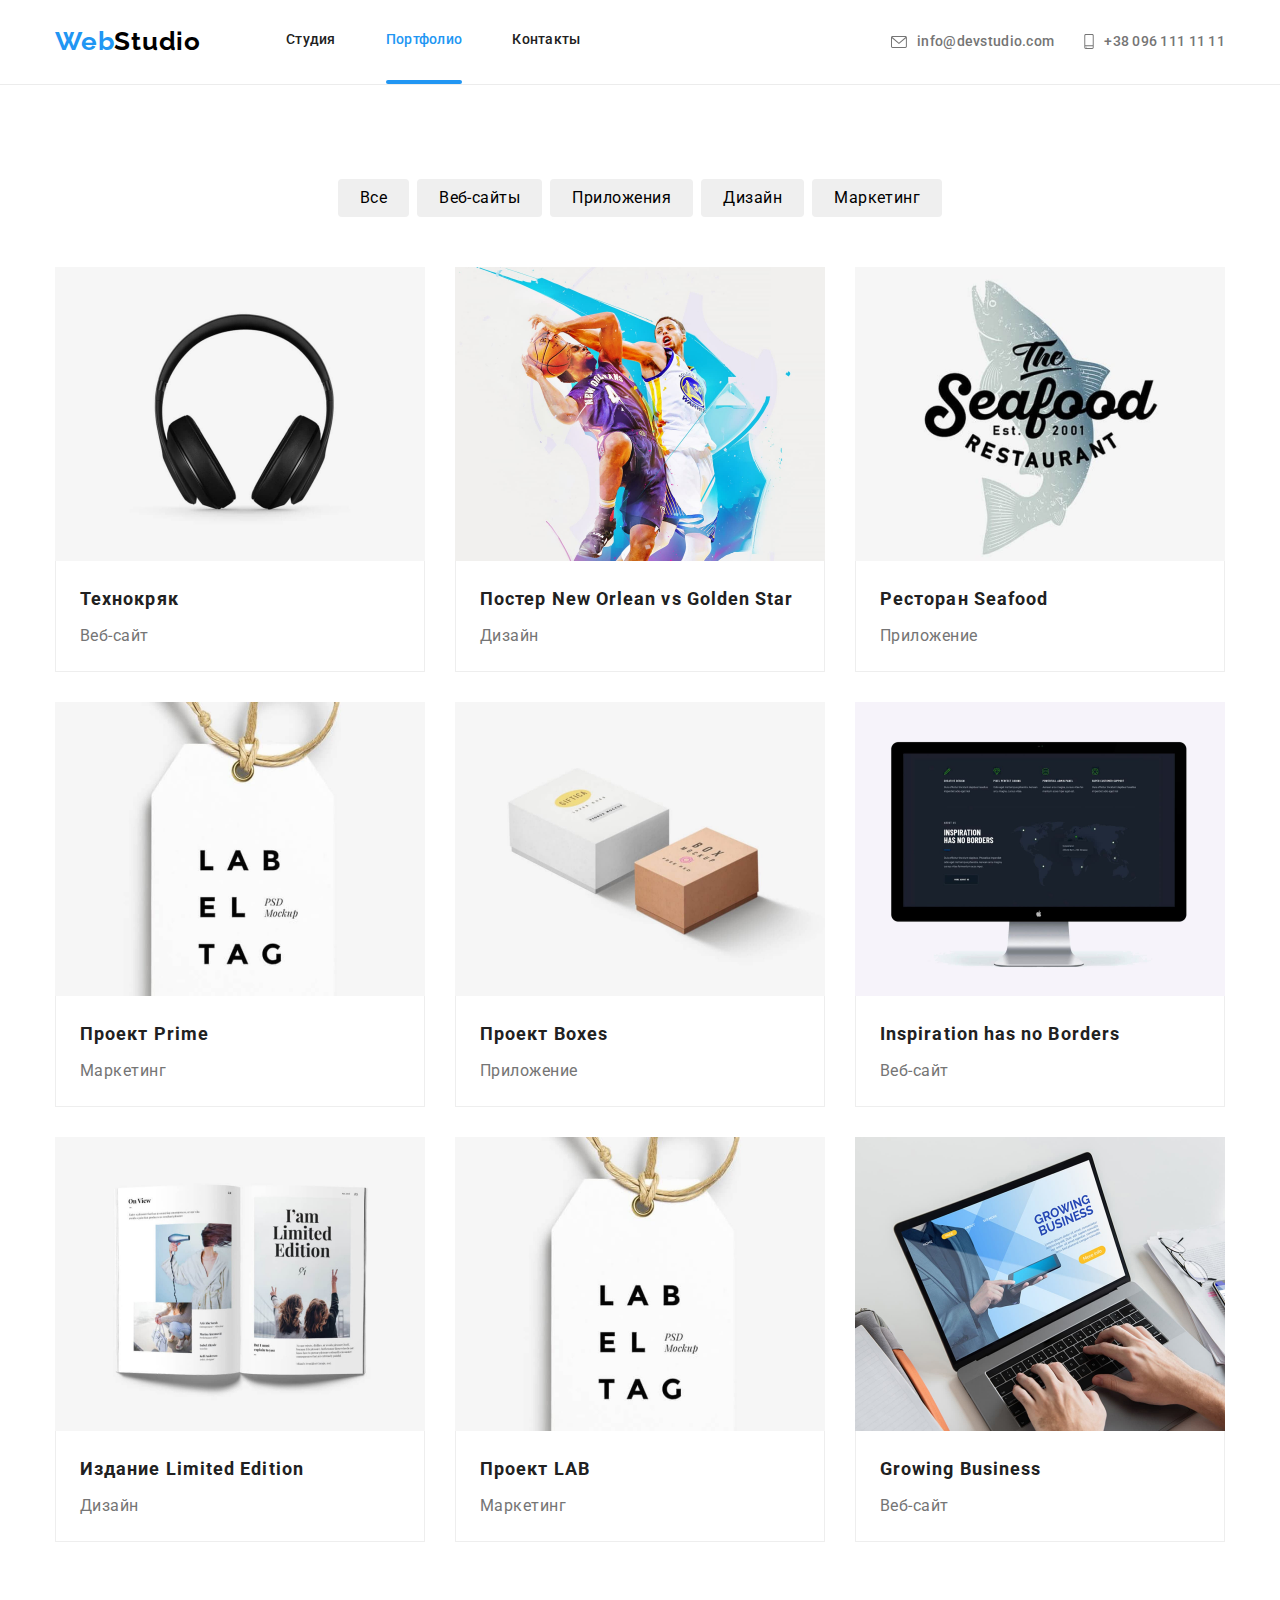
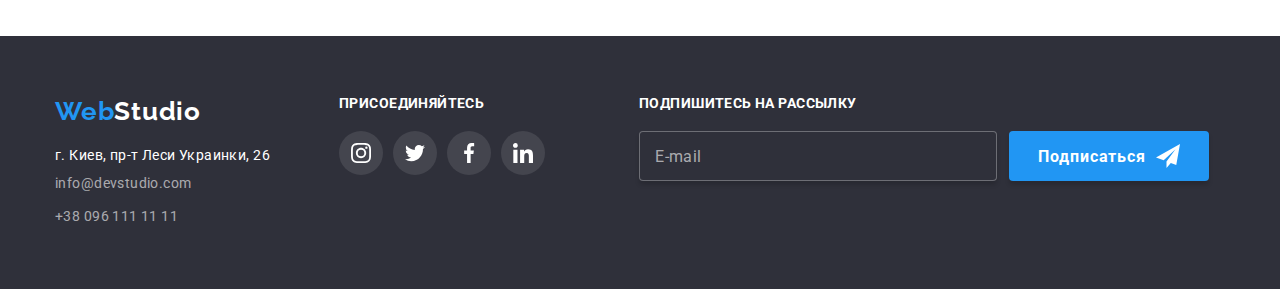
<file: portfolio.html>
<!DOCTYPE html>
<html lang="ru">
  <head>
    <meta charset="UTF-8" />
    <meta name="viewport" content="width=device-width, initial-scale=1.0" />
    <title>Portfolio</title>
    <link
      href="https://fonts.googleapis.com/css2?family=Raleway:wght@700&family=Roboto:wght@400;500;700&display=swap"
      rel="stylesheet"/>
    <link rel="stylesheet" href="https://cdnjs.cloudflare.com/ajax/libs/modern-normalize/0.6.0/modern-normalize.min.css" />
    <link rel="stylesheet" href="./css/styles.css" />
  </head>
  <body>
      <!-- навигация+лого -->
    <header class="main-header">
      <div class="page-header container">
        

        <nav class="main-nav">
          <a class="logo link" href="./index.html">
            Web<span class="logo-header">Studio</span>
          </a>

          <ul class="page-nav list">
            <li class="item"><a class="link" href="./index.html">Студия</a></li>
            <li class="item active"><a class="link " href="./portfolio.html">Портфолио</a></li>
            <li class="item"><a class="link" href="#">Контакты</a></li>
          </ul>

        </nav>
        <!--Контакты-->
        <ul class="nav-contacts list">
          <li class="item">            
            <a class="link" href="mailto:info@devstudio.com"> 
              <svg class="contacts-icon" width="16" height="12">
                <use href="./images/icons.svg#icon-envelope" ></use>
              </svg>info@devstudio.com
            </a>
          </li>
          <li class="item"><a class="link" href="tel:+380961111111">
            <svg class="contacts-icon" width="10" height="15">
              <use href="./images/icons.svg#icon-smartphone"></use>
            </svg>+38 096 111 11 11</a></li>
        </ul>
      </div>

    </header>

    <main>
      <!-- Портфолио -->
      <section class="page-portfolio section">
        <div class="container">
          <h1 class="filters-title visually-hidden">Наши проекты</h1>
          
          <ul class="filters list">
            <li class="item"><button class="filters-button" type="button">Все</button></li>
            <li class="item"><button class="filters-button" type="button">Веб-сайты</button></li>
            <li class="item"><button class="filters-button" type="button">Приложения</button></li>
            <li class="item"><button class="filters-button" type="button">Дизайн</button></li>
            <li class="item"><button class="filters-button" type="button">Маркетинг</button></li>
          </ul>
  
          <!--Проэкты в портфолио -->
  
          <ul class="projects list">
            <li class="item">
              <a class="link" href="#">
                <div class="projects-overlay">
                  <img class="projects-image" src="./images/marketing.jpg" alt="экран ноутбука с карточками людей" width="370" height="294" />
                  <p class="project-description">
                    Технокряк это современная площадка распространения коронавируса. Компании используют
                    эту платформу для цифрового шпионажа и атак на защищённые сервера конкурентов.
                  </p>
                </div>                
                <div class="projects-label">
                  <h2 class="project-title">Технокряк</h2>
                  <p class="projects-type">Веб-сайт</p>
                </div>
              </a>
            </li>
  
            <li class="item">
              <a class="link" href="#">              
                <div class="projects-overlay">
                  <img class="projects-image" src="./images/desing.jpg" alt="два баскетболиста"  width="370" height="294"/>
                  <p class="project-description">
                    Технокряк это современная площадка распространения коронавируса. Компании используют
                    эту платформу для цифрового шпионажа и атак на защищённые сервера конкурентов.
                  </p>
                </div>
                <div class="projects-label">
                  <h2 class="project-title">Постер New Orlean vs Golden Star</h2>
                  <p class="projects-type">Дизайн</p>
                </div>
              
              </a>
            </li>
  
            <li class="item">
              <a class="link" href="#">              
                <div class="projects-overlay">
                  <img class="projects-image" src="./images/apps.jpg" alt="логотип ресторана с рыбой"  width="370" height="294"/>
                  <p class="project-description">
                    Технокряк это современная площадка распространения коронавируса. Компании используют
                    эту платформу для цифрового шпионажа и атак на защищённые сервера конкурентов.
                  </p>
                </div>
                <div class="projects-label">
                  <h2 class="project-title">Ресторан Seafood</h2>
                  <p class="projects-type">Приложение</p>
                </div>

              </a>
            </li>
  
            <li class="item">
              <a class="link" href="#">              
                <div class="projects-overlay">
                  <img class="projects-image" src="./images/marketing2.jpg" alt="наушники"  width="370" height="294"/>
                  <p class="project-description">
                    Технокряк это современная площадка распространения коронавируса. Компании используют
                    эту платформу для цифрового шпионажа и атак на защищённые сервера конкурентов.
                  </p>
                </div>
                <div class="projects-label">
                  <h2 class="project-title">Проект Prime</h2>
                  <p class="projects-type">Маркетинг</p>
                </div>
              
              </a>
            </li>
  
            <li class="item">
              <a class="link" href="#">              
                <div class="projects-overlay">
                  <img class="projects-image" src="./images/apps2.jpg" alt="две коробки"  width="370" height="294"/>
                  <p class="project-description">
                    Технокряк это современная площадка распространения коронавируса. Компании используют
                    эту платформу для цифрового шпионажа и атак на защищённые сервера конкурентов.
                  </p>
                </div>
                <div class="projects-label">
                  <h2 class="project-title">Проект Boxes</h2>
                  <p class="projects-type">Приложение</p>
                </div>
              
              </a>
            </li>
  
            <li class="item">
              <a class="link" href="#">              
                <div class="projects-overlay">
                  <img class="projects-image" src="./images/wweb-site2.jpg" alt="монитор" width="370" height="294"/>
                  <p class="project-description">
                    Технокряк это современная площадка распространения коронавируса. Компании используют
                    эту платформу для цифрового шпионажа и атак на защищённые сервера конкурентов.
                  </p>
                </div>
                <div class="projects-label">
                  <h2 class="project-title">Inspiration has no Borders</h2>
                  <p class="projects-type">Веб-сайт</p>
                </div>
              
              </a>
            </li>
  
            <li class="item">
              <a class="link" href="#">              
                <div class="projects-overlay">
                  <img class="projects-image" src="./images/desing2.jpg" alt="разворот книги"  width="370" height="294"/>
                  <p class="project-description">
                    Технокряк это современная площадка распространения коронавируса. Компании используют
                    эту платформу для цифрового шпионажа и атак на защищённые сервера конкурентов.
                  </p>
                </div>
                <div class="projects-label">
                  <h2 class="project-title">Издание Limited Edition</h2>
                  <p class="projects-type">Дизайн</p>
                </div>
              
              </a>
            </li>
  
            <li class="item">
              <a class="link" href="#">              
                <div class="projects-overlay">
                  <img class="projects-image" src="./images/marketing2.jpg" alt="бирка"  width="370" height="294"/>
                  <p class="project-description">
                    Технокряк это современная площадка распространения коронавируса. Компании используют
                    эту платформу для цифрового шпионажа и атак на защищённые сервера конкурентов.
                  </p>
                </div>
                <div class="projects-label">
                  <h2 class="project-title">Проект LAB</h2>
                  <p class="projects-type">Маркетинг</p>
                </div>
              
              </a>
            </li>
  
            <li class="item">
              <a class="link" href="#">              
                <div class="projects-overlay">
                  <img class="projects-image" src="./images/apps3.jpg" alt="ноутбука"  width="370" height="294"/>
                  <p class="project-description">
                    Технокряк это современная площадка распространения коронавируса. Компании используют
                    эту платформу для цифрового шпионажа и атак на защищённые сервера конкурентов.
                  </p>
                </div>
                <div class="projects-label">
                  <h2 class="project-title">Growing Business</h2>
                  <p class="projects-type">Веб-сайт</p>
                </div>
             
              </a>
            </li>
          </ul>
        </div>
      </section>
    </main>

    
    <footer class="main-footer ">

      <div class="page-footer container">
              
        <!--Подвал контакты-->
 
        <div class="footer-contacts">
          <a class="logo link" href="./index.html">
            Web<span class="logo-footer">Studio</span>
          </a>
          <address>
            <p class="address">г. Киев, пр-т Леси Украинки, 26</p>
            <ul class="list">
              <li><a class="footer-mail link" href="mailto:info@devstudio.com">info@devstudio.com</a></li>
              <li><a class="footer-tel link" href="tel:+380961111111">+38 096 111 11 11</a></li>
            </ul>
          </address>
        </div>

        <!--Подвал-->
        <div class="footer-join">
          <h3 class="join">присоединяйтесь</h3>
          <ul class="footer-socials list">            
            <li class="item">
              <a class="link" href="#" aria-label="instagram">
                <svg class="footer-social-icon" width="20" height="20">
                  <use href="./images/icons.svg#icon-instagramw" ></use>
                </svg>
              </a>
            </li>
            <li class="item">
              <a class="link" href="#" aria-label="twitter"> 
                <svg class="footer-social-icon" width="20" height="20">
                  <use href="./images/icons.svg#icon-twitterw" ></use>
                </svg> 
              </a>
            </li>
            <li class="item">
              <a class="link" href="#" aria-label="facebook"> 
                <svg class="footer-social-icon" width="20" height="20">
                  <use href="./images/icons.svg#icon-facebookw" ></use>
                </svg>
              </a>
            </li>
            <li class="item">
              <a class="link" href="#" aria-label="linkedinw">
                <svg class="footer-social-icon" width="20" height="20">
                  <use href="./images/icons.svg#icon-linkedin" ></use>
                </svg>
              </a>
            </li>
            
          </ul>
        </div>

        <!--Подвал-имэил-инпут-->
        <form class="form-subscribe" action="#">
          <p class="subscribe">Подпишитесь на рассылку</p>
          <!-- <label for="mail" class="subscribe">Подпишитесь на рассылку</label> -->
          <div class="subscribe-wrapper">
            <input type="email" name="mail" id="subscribe-mail" placeholder="E-mail" class="subscribe-mail">
            <button class="button" type="submit">Подписаться
                <svg class="telegram-icon" width="24" height="24">
                    <use href="./images/icons.svg#icon-telegram"></use>
                </svg>
            </button>
          </div>

        </form>
        
      </div>      
 
    </footer>       
                 

  </body>

</html>
</file>
<file: css/styles.css>
/* цвет основного текста #757575; */
/* вторичный цвет текста  #212121; */
/* белый #FFFFFF  */
/* белый с прозрачностью rgba(255, 255, 255, 0.6); */
/* цвет текста лого #000000; */
/* акцент #2196F3; */
/* font-family: 'Raleway', sans-serif;
font-family: 'Roboto', sans-serif; */
/* время hover , focus: 250ms
  фукция эфекта hover , focus cubic-bezier(0.4, 0, 0.2, 1) */

  :root {
    --title-text-color : #212121;
    --primary-text-color: #757575;
    --accent-color: #2196F3;
    --primary-white-color: #ffffff;
   
  }
  
  
  
  body {
    max-width: 1600px;
    margin-left: auto;
    margin-right: auto;
    background-color: var(--primary-white-color);
    color: var(--primary-text-color);
    font-family: 'Roboto', sans-serif;
  }
  
  .link {
    margin: 0;
    color: var(--title-text-color);
    text-decoration: none;
  }
  
  .list {
    padding: 0;
    margin: 0;
    list-style: none;
  }
  
  .container {
    margin-left: auto;
    margin-right: auto;
    width: 1200px;
    padding-left: 15px;
    padding-right: 15px; 
  }
  
  .section {
    padding-top: 94px;
    padding-bottom: 94px;
  }
  
  img {
    display: block;
    max-width: 100%;
    height: auto;
  }
  
  .visually-hidden {
    position: absolute ;
    height: 1px; 
    width: 1px; 
    margin: -1px;
    padding:0 ;
    border:0 ;
    clip: rect(0 0 0 0);
    overflow: hidden;
  }
  /* css for index.html */
  
  /* page-header */
  .main-header {
    border-bottom: 1px solid #ECECEC;
  }
  
  .page-header {
    display: flex;
    align-items: center;
    
  }
  
  .main-nav {
    display: flex;
    align-items: center;
  }
  
  /* logo */
  .logo {
    color: var(--accent-color);
    font-family: 'Raleway', sans-serif;
    font-weight: 700;
    font-size: 26px;
    line-height: 1.2;
    letter-spacing: 0.03em; 
    
  }
  .logo-header {
    color:#000000;    
  }
  
  /* page-nav */
  
  .page-nav {
    display: flex;
    margin-left: 85px;
    font-weight: 500;
    font-size: 14px;
    line-height: 1.14;
    letter-spacing: 0.02em;
    
  }
  
  .page-nav .item:not(:last-child) {
    margin-right: 50px;
  }
  
  .page-nav .link {
    display: block;
    padding-top: 32px;
    padding-bottom: 32px;
  
    transition: color 250ms cubic-bezier(0.4, 0, 0.2, 1);
  }
  
  .page-nav .active .link {
   color: var(--accent-color);
  }
  .page-nav .active::after {
    content: '';
    width: 100%;
    height: 4px;
    display: block;
    background: var(--accent-color);
    border-radius: 2px;
  }
  
  .nav-contacts {
    display: flex;
    margin-left: auto;
  }
  
  .nav-contacts>.item:not(:last-child) {
    margin-right: 30px;  
  }
  
  .nav-contacts .link {
    display: flex;
    align-items: center;
    padding-top: 32px;
    padding-bottom: 32px;
    color: var(--primary-text-color);  
    font-weight: 500;
    font-size: 14px;
    line-height: 1.14;
    letter-spacing: 0.02em;
    fill: var(--primary-text-color);
  
    transition: color 250ms cubic-bezier(0.4, 0, 0.2, 1), 
    fill 250ms cubic-bezier(0.4, 0, 0.2, 1);
  }
  
  .contacts-icon {
    margin-right: 10px;
    
  }
  
  .nav-contacts .link:hover,
  .nav-contacts .link:focus .contacts-icon {
    fill: var(--accent-color);  
  } 
  
  .page-nav .link:hover,
  .page-nav .link:focus,
  .nav-contacts .link:hover,
  .nav-contacts .link:focus, 
  .footer-mail:hover,
  .footer-mail:focus,
  .footer-tel:hover,
  .footer-tel:focus {
    color:var(--accent-color);  
  }
  
  
  /* page-hero */
  
  .page-hero {
    text-align: center;  
  }
  
  .hero-background {
    max-width: 1600px;
    height: 600px;
    margin-right: auto;
    margin-left: auto;
    padding-top: 200px;
    padding-bottom: 200px;
    background-color: var(--primary-text-color);
    background-image: linear-gradient(
      to right,
      rgba(47, 48, 58, 0.4), 
      rgba(47, 48, 58, 0.4)), 
      url("../images/bg.jpg");
    background-repeat: no-repeat;
    background-position: center;
    background-size: cover;
  }
  
  .hero-title {
    margin-top: 0;
    margin-bottom: 30px;
    color: var(--primary-white-color) ;
    font-weight: 900;
    font-size: 44px;
    line-height: 1.36;
    letter-spacing: 0.06em;
    text-transform: uppercase;
  }
  
  .button {  
    min-width: 200px;
    min-height: 50px;
    border-radius: 4px;
    border: transparent;
    padding: 10px;
    margin: 0;
    text-align: center;
    background-color: var(--accent-color);
    box-shadow: 0px 4px 4px rgba(0, 0, 0, 0.15);
    font-family: Roboto, sans-serif;
    color: var(--primary-white-color);
    font-weight: 700;
    font-size: 16px;
    line-height: 1.87;
    letter-spacing: 0.06em;  
  }
  
  
  /* form-modal */


моя прошлая 

  
  .backdrop {  
    position: fixed;
    top: 0;
    left: 0;
    width: 100%;
    height: 100%;
    overflow-y: auto;
    background: rgba(0, 0, 0, 0.2);
    opacity: 1;
    transition: all 250ms cubic-bezier(0.4, 0, 0.2, 1);
    
  }
  
  .backdrop.is-hidden {
    opacity: 0;
    pointer-events: none;
    visibility: hidden;
    
  }
  
  
  .modal{
    position: absolute;
    top: 50%;
    left: 50%;
    transform: translate(-50%, -40%) scale(1); 
    width: 528px;
    max-height: 581px;
    padding: 20px;
    display: flex;
    justify-content: center;
    align-items: center;
    border-radius: 4px;
    background: var(--primary-white-color);
    box-shadow: 0px 2px 1px rgba(0, 0, 0, 0.2), 
                0px 1px 1px rgba(0, 0, 0, 0.14), 
                0px 1px 3px rgba(0, 0, 0, 0.12);
    transition: transform 250ms cubic-bezier(0.4, 0, 0.2, 1);
    
  }
  
  .backdrop.is-hidden .modal {
    transform: translate(-50%, -40%) scale(1.2); 
    
  } 
  
  .button-close-form {
    position: absolute;
    top: 8px;
    right: 8px;
    width: 30px;
    height: 30px;
    display: flex;
    justify-content: center;
    align-items: center;
    border: 1px solid rgba(0, 0, 0, 0.1);
    border-radius: 50%;
    cursor: pointer;
    padding: 0;
    margin: 0;  
    background: var(--primary-white-color);
    transition: fill 250ms cubic-bezier(0.4, 0, 0.2, 1);
  }
  
  .button-close-form:focus,
  .button-close-form:hover {
    fill: var(--accent-color);
  }
  
  .form-modal {
    width: 100%;
    padding: 20px; 
      
    text-align: center; 
    font-family: Roboto, sans-serif;
    font-weight: 400;
    font-size: 14px;
    line-height: 1.143;
    letter-spacing: 0.01em;
    color: var(--primary-text-color);
    
  } 
  
  
  
  
  .form-title {  
    margin: 0;
    margin-bottom: 34px;
    font-weight: 700;
    font-size: 20px;
    line-height: 1.15;
    letter-spacing: 0.03em;
    color: var(--title-text-color);
    
  }
  
  .form-field{
    position: relative;
    margin: 0;
    margin-bottom: 28px;   
    font: inherit;
  }
  
  
  
  .form-field>.form-input {
    width: 100%;
    height: 40px;
    border: 1px solid rgba(33, 33, 33, 0.2);
    border-radius: 4px;
    padding: 12px;
    padding-left: 42px;
    margin: 0;
    font-family: 'Roboto', sans-serif;
    font-weight: 400;
    font-size: 14px;
    line-height: 1.143;
    letter-spacing: 0.01em;
    color: var(--primary-text-color);
    transition: border-color 250ms cubic-bezier(0.4, 0, 0.2, 1);
      
  }
  
  .forms-label {
    position: absolute;
    top: 12px;
    left: 42px;
    transition: transform 250ms cubic-bezier(0.4, 0, 0.2, 1), 
    color 250ms cubic-bezier(0.4, 0, 0.2, 1);
  }
  
  .forms-label:last-child {
    top: 15px;
    left: 16px;
  }
  
  .form-icon {
    position: absolute;
    top: 11px;
    left: 16px;
    fill: var(--title-text-color);
    transition: fill 250ms cubic-bezier(0.4, 0, 0.2, 1);
  }
  
  .form-input:focus ~ .form-icon {
    fill: var(--accent-color);
  }
  
  .form-input:focus {
    outline: none;
    border-color: var(--accent-color);
    font-family: 'Roboto', sans-serif;
    font-weight: 400;
    font-size: 14px;
    line-height: 1.143;
    letter-spacing: 0.01em;
    color: var(--primary-text-color);
    
  }
  
  .form-input:focus + .forms-label,
  .form-input:not(:placeholder-shown) + .forms-label {
    color: var(--accent-color);
    transform: translate(-26px, -30px);
    font-size: 12px;
    line-height: 1.167;
  }
  
  .form-coment{
    position: relative;
    margin: 0;
    margin-bottom: 20px;  
    font: inherit;
  }
  .form-coment .coment {
    resize: none;
    width: 100%;
    height: 120px;
    padding: 15px 16px 12px;
    margin: 0;  
    border: 1px solid rgba(33, 33, 33, 0.2);
    border-radius: 4px;
    font: inherit;
    transition: border-color 250ms cubic-bezier(0.4, 0, 0.2, 1);
  }
  
  .form-coment .coment:focus {
    outline: none;
    border-color: var(--accent-color);
  }
  
  .form-coment .coment:focus + .forms-label,
  .form-coment .coment:not(:placeholder-shown) + .forms-label {
    color: var(--accent-color);
    transform: translateY(-30px);
    font-size: 12px;
    line-height: 1.167;
  }
  
   .form-agreement {  
    margin: 0;
    margin-bottom: 30px;
    
    
  } 
  
  .agreements-label {  
    position: relative;
    margin: 0;
    margin-left: 8px;
    font: inherit;
    line-height: 1.71;
    /* letter-spacing: 0.03em; */
  }
  
  .agreements-label>a {
    display: inline-block;
    margin: 0;
    font: inherit;
    color: var(--accent-color); 
    line-height: 1.71;
    /* letter-spacing: 0.03em; */
  }
  
  .agreements-label::before {
    content: '';
    position: absolute;    
    top: 1px;
    left: -21px ;  
    width: 16px;
    height: 15px;
    border: 2px solid var(--title-text-color);
    border-radius: 2px;  
    margin: 0;  
    transition: all 250ms cubic-bezier(0.4, 0, 0.2, 1); 
  }
  
   .checkbox:checked + .agreements-label::before { 
    border-color: transparent;
    background-color: var(--accent-color);
    background-image: url("../images/check.svg");
    background-size: contain;
    background-origin: border-box;  
    
  } 
  
   закончиличь мои 
  
  /* Features */
  
  .section-title {
    margin-top: 0;
    margin-bottom: 50px;
    text-align: center;
    color: var(--title-text-color);
    font-weight: 700;
    font-size: 36px;
    line-height: 1.17;
    letter-spacing: 0.03em;
  }
  
  .features {
    display: flex; 
  }
  
  .features>.item {
    width: calc((100% - 90px)/4);
    margin-right: 30px;    
  }
  
  .features>.item:last-child {
    margin-right: 0;
  }
  
  .features-icon {
    max-width: 100%;
    height: 120px;
    padding: 25px 100px;
    margin: 0;
    margin-bottom: 30px;
    border-radius: 4px;
    background-color: #F5F4FA; 
    background-size: cover;
  }
  
  .features-title {
    margin-top: 0;
    margin-bottom: 10px;
    color: var(--title-text-color); 
    font-weight: 700;
    font-size: 14px;
    line-height: 1.143;
    letter-spacing: 0.03em;
    text-transform: uppercase;
  }
  
  .features-dicription {
    margin: 0;
    font-size: 14px;
    line-height: 1.72;
    letter-spacing: 0.03em;
  }
  
  
  /* What are we doing */
  
  .our-working-main {
    padding-top: 0;
  }
  
  .works {
    display: flex;
  }
  
  .works>.item {
    position: relative;
    width: calc((100% - 60px)/3);
    margin-right: 30px;
    margin-bottom: 0;
    
  }
  
  .works>.item:last-child {
    margin-right: 0;
  }
  
  .our-working {
    position: absolute;
    bottom: 0;
    width: 100%;
    padding-top: 27px;
    padding-bottom: 27px;
    margin: 0;
    text-align: center;
    background-color: rgba(47, 48, 58, 0.8);
    color: var(--primary-white-color);
    font-weight: 700;
    font-size: 14px;
    line-height: 1.14;
    letter-spacing: 0.03em;
    text-transform: uppercase;
  }
  
  
  /* Our-Team */
  
  .our-team-main {
    background: #F5F4FA;
  }
  
  .our-team {
    display: flex;   
  }
  
  .our-team>.item {
    width: calc((100% - 90px)/4);
    margin-right: 30px;
    border-radius: 0px 0px 4px 4px;
    background: #FFFFFF;
    box-shadow: 0px 2px 1px rgba(0, 0, 0, 0.2), 0px 1px 1px rgba(0, 0, 0, 0.14), 0px 1px 3px rgba(0, 0, 0, 0.12);
  }
  
  .our-team>.item:last-child {
    margin-right: 0;
  }
  
  .team-label {
    padding-top: 30px;
    padding-bottom: 24px;
    padding-right: 32px;
    padding-left: 32px;
   } 
  
  .teams-member {
    margin: 0;
    margin-bottom: 10px;
    text-align: center;
    color: var(--title-text-color);
    font-weight: 500;
    font-size: 16px;
    line-height: 1.19;
    letter-spacing: 0.03em;
  }
  
  .occupations {
    margin: 0;
    margin-bottom: 16px;
    text-align: center;
    font-size: 16px;
    line-height: 1.19;
    letter-spacing: 0.03em;
  }
  .social {
    display: flex;
    height: 44px;
    margin: 0;
   
  }
  
  .social>.item:not(:last-child) {
    margin-right: 10px;
  }
  
  .social .link {
    display: flex;
    justify-content: center;
    align-items: center;
    margin: 0;
    width: 44px;
    height: 44px;
    background-color: var(--primary-white-color);
    border-radius: 50%;
    fill:#afb1b8;
    
    transition: background-color 250ms cubic-bezier(0.4, 0, 0.2, 1),  
    fill 250ms cubic-bezier(0.4, 0, 0.2, 1);
  
  } 
  
  .social .link:hover,
  .social .link:focus {
    background-color:var(--accent-color);
    fill: #ffffff;
  }
  
  /* regular-customers */
  
  .customers {
    display: flex;
  }
  
  .customers>.item {
    width: calc((100% - 150px)/6);
    margin-right: 30px;
    height: 90px;
    
  }
  
  .customers .item:last-child {
    margin-right: 0;  
  }
  
  .customers .link {
    display: flex;
    justify-content: center;
    align-items: center; 
    width: 100%;
    height: 100%;
    margin: 0;  
    border: 1px solid #AFB1B8;
    border-radius: 4px;
    background-color: var(--primary-white-color);
    fill: #afb1b8;
    transition: border-color 250ms cubic-bezier(0.4, 0, 0.2, 1),
     fill 250ms cubic-bezier(0.4, 0, 0.2, 1);
    
  }
  
  
  .customers .link:hover,
  .customers .link:focus {
    border: 1px solid var(--accent-color);
    fill: var(--accent-color);  
  }
  
  
  /* page-footer */
  
  .main-footer {
   background: #2F303A;
   padding-top: 60px;
   padding-bottom: 60px;
  
   
  }
  
  .page-footer {
    display: flex;
      
  }
  
  .footer-contacts {
    margin-top: 0;
    margin-right: 69px;
  }
  
  .footer-contacts .logo.link {
    display: inline-block;
    margin-top: 0;
    margin-bottom: 20px;
  }
  
  .logo-footer {
    color: var(--primary-white-color);  
    
  }
  
  
  .address {
    margin-top: 0;
    margin-bottom: 9px;
    color: var(--primary-white-color);
    font-style: normal;
    font-size: 14px;
    /* line-height: 1.71; */
    letter-spacing: 0.03em;
  
  }
  
  .footer-mail,
  .footer-tel {
    display: inline-block;
    margin-top: 0;
    margin-bottom: 9px;
    color: rgba(255, 255, 255, 0.6);
    font-style: normal;
    font-size: 14px;
    line-height: 1.71;
    letter-spacing: 0.03em;
  
    transition: color 250ms cubic-bezier(0.4, 0, 0.2, 1);
  
  }
  .footer-tel {
    margin-bottom: 0;
  }
  
  /* footer-socials */
  
  .telegram-icon {
    margin-left: 10px;
  }
  .footer-join {
    margin-top: 0;
    margin-bottom: 0;
    margin-right: 94px;
    
  }
  
  .footer-socials {
    display: flex;
  }
  
  .footer-socials>.item:not(:last-child) {
    width: calc((100% - 30px)/4);
    margin-right: 10px;
   
  }
  
  .footer-socials .link {
    display: flex;
    justify-content: center;
    align-items: center;
    width: 44px;
    height: 44px;
    background-color: rgba(255, 255, 255, 0.1);
    border-radius: 50%;  
  
    transition: background-color 250ms cubic-bezier(0.4, 0, 0.2, 1);
  }
  
  .footer-socials .footer-social-icon {
    fill:  var(--primary-white-color);
  }
  
  .footer-socials .link:hover,
  .footer-socials .link:focus {
    background-color:var(--accent-color);  
  }
   
  
  
  .join, 
  .subscribe {
    margin: 0;
    margin-bottom: 20px;
    color: var(--primary-white-color);
    font-weight: 700;
    font-size: 14px;
    line-height: 1.14;
    letter-spacing: 0.03em;
    text-transform: uppercase;
  }
  
  .subscribe-wrapper {
    display: flex;
    flex-direction: row;
  }
  
  .subscribe-mail {
    width: 358px;
    height: 50px;
    padding: 15px;
    margin: 0;
    margin-right: 12px;
    border: 1px solid rgba(255, 255, 255, 0.3);
    box-shadow: 0px 4px 4px rgba(0, 0, 0, 0.15);
    border-radius: 4px;
    background-color: #2F303A;
    font-family: 'Roboto', sans-serif;
    font-weight: 400;
    font-size: 16px;
    line-height: 1.25;
    letter-spacing: 0.03em;
    color: rgba(255, 255, 255, 0.6);
  }
  
  .subscribe-mail::placeholder{
    font-family: 'Roboto', sans-serif;
    font-weight: 400;
    font-size: 16px;
    line-height: 1.25;
    letter-spacing: 0.03em;
    color: rgba(255, 255, 255, 0.6);
      
  }
  
  .form-subscribe .button {
    margin: 0;
    display: inline-flex;
    align-items: center;
    justify-content: center;
  }
  

  
  
  
  /* css for portfolio.html */
  
  /*  portfolio-filters */
  .filters-title {
    margin-top: 0;
    margin-bottom: 0;
    text-align: center;
    color: var(--title-text-color);
    font-weight: 700;
    font-size: 36px;
    line-height: 1.17;
    letter-spacing: 0.03em;
  }
  
  .filters {
    display: flex;
    justify-content: center;
    margin-top: 0;
    margin-bottom: 34px;
    padding-bottom: 16px;  
  }
  
  .filters>.item:not(:last-child) {
    margin-right: 8px;
  }
  .filters-button {
    padding: 6px 22px;
    border: transparent;
    border-radius: 4px;
    font-family: Roboto, sans-serif;
    font-size: 16px;
    line-height: 1.62;
    letter-spacing: 0.03em;
  
    transition: background-color 250ms cubic-bezier(0.4, 0, 0.2, 1), 
    color 250ms cubic-bezier(0.4, 0, 0.2, 1);
  }
  
  .filters-button:hover,
  .filters-button:focus {
    background-color: var(--accent-color);
    color: var(--primary-white-color);
  }
  
  /* project-portfolio */
  
  .projects {
    display: flex;
    flex-wrap: wrap;
  }
  .projects>.item {
    width: calc((100% - 60px)/3);
    margin-right: 30px;
    margin-bottom: 30px; 
      
  }
  
  .projects>.item:nth-child(3n) {
    margin-right: 0;
  }
  
  .projects>.item:nth-last-child(-n+3) {
    margin-bottom: 0;
  }
  
  .projects .link {
    display: inline-block;
  }
  
  
  .projects-overlay {
    position: relative;
    width: 100%;
    height: 100%;
    overflow: hidden;
  }
  
  .project-description {   
    position: absolute; 
    top: 0;
    left: 0;
    width: 100%;
    height: 100%;
    padding: 63px 24px; 
    margin: 0; 
    background-color: rgba(33, 150, 243, 0.9);
    color: var(--primary-white-color);
    font-size: 18px;
    line-height: 1.56;
    letter-spacing: 0.03em;
    transform: translateY(100%);
    opacity: 0;
    
    transition: transform 250ms cubic-bezier(0.4, 0, 0.2, 1),
    opacity 250ms cubic-bezier(0.4, 0, 0.2, 1);
  
  } 
  
  .projects .link:hover {
    box-shadow: 1px 4px 6px rgba(0, 0, 0, 0.16), 0px 4px 4px rgba(0, 0, 0, 0.06), 0px 1px 1px rgba(0, 0, 0, 0.12);
  }
  
  .projects .link:hover .project-description {
    transform: translateY(0);
    opacity: 1;
  
  }
  
  .projects-label {
    padding: 20px 24px;
    border-right: 1px solid #EEEEEE;
    border-bottom: 1px solid #EEEEEE;
    border-left: 1px solid #EEEEEE;  
  } 
  
  
  .project-title {
    margin-top: 0;
    margin-bottom: 4px;
    color: var(--title-text-color);
    font-weight: 700;
    font-size: 18px;
    line-height: 2;
    letter-spacing: 0.06em;
  }
  
  .projects-type {
    margin-top: 0;
    margin-bottom: 0px;
    color: var(--primary-text-color);
    font-size: 16px;
    line-height: 1.87;
    letter-spacing: 0.03em;
  }
</file>
